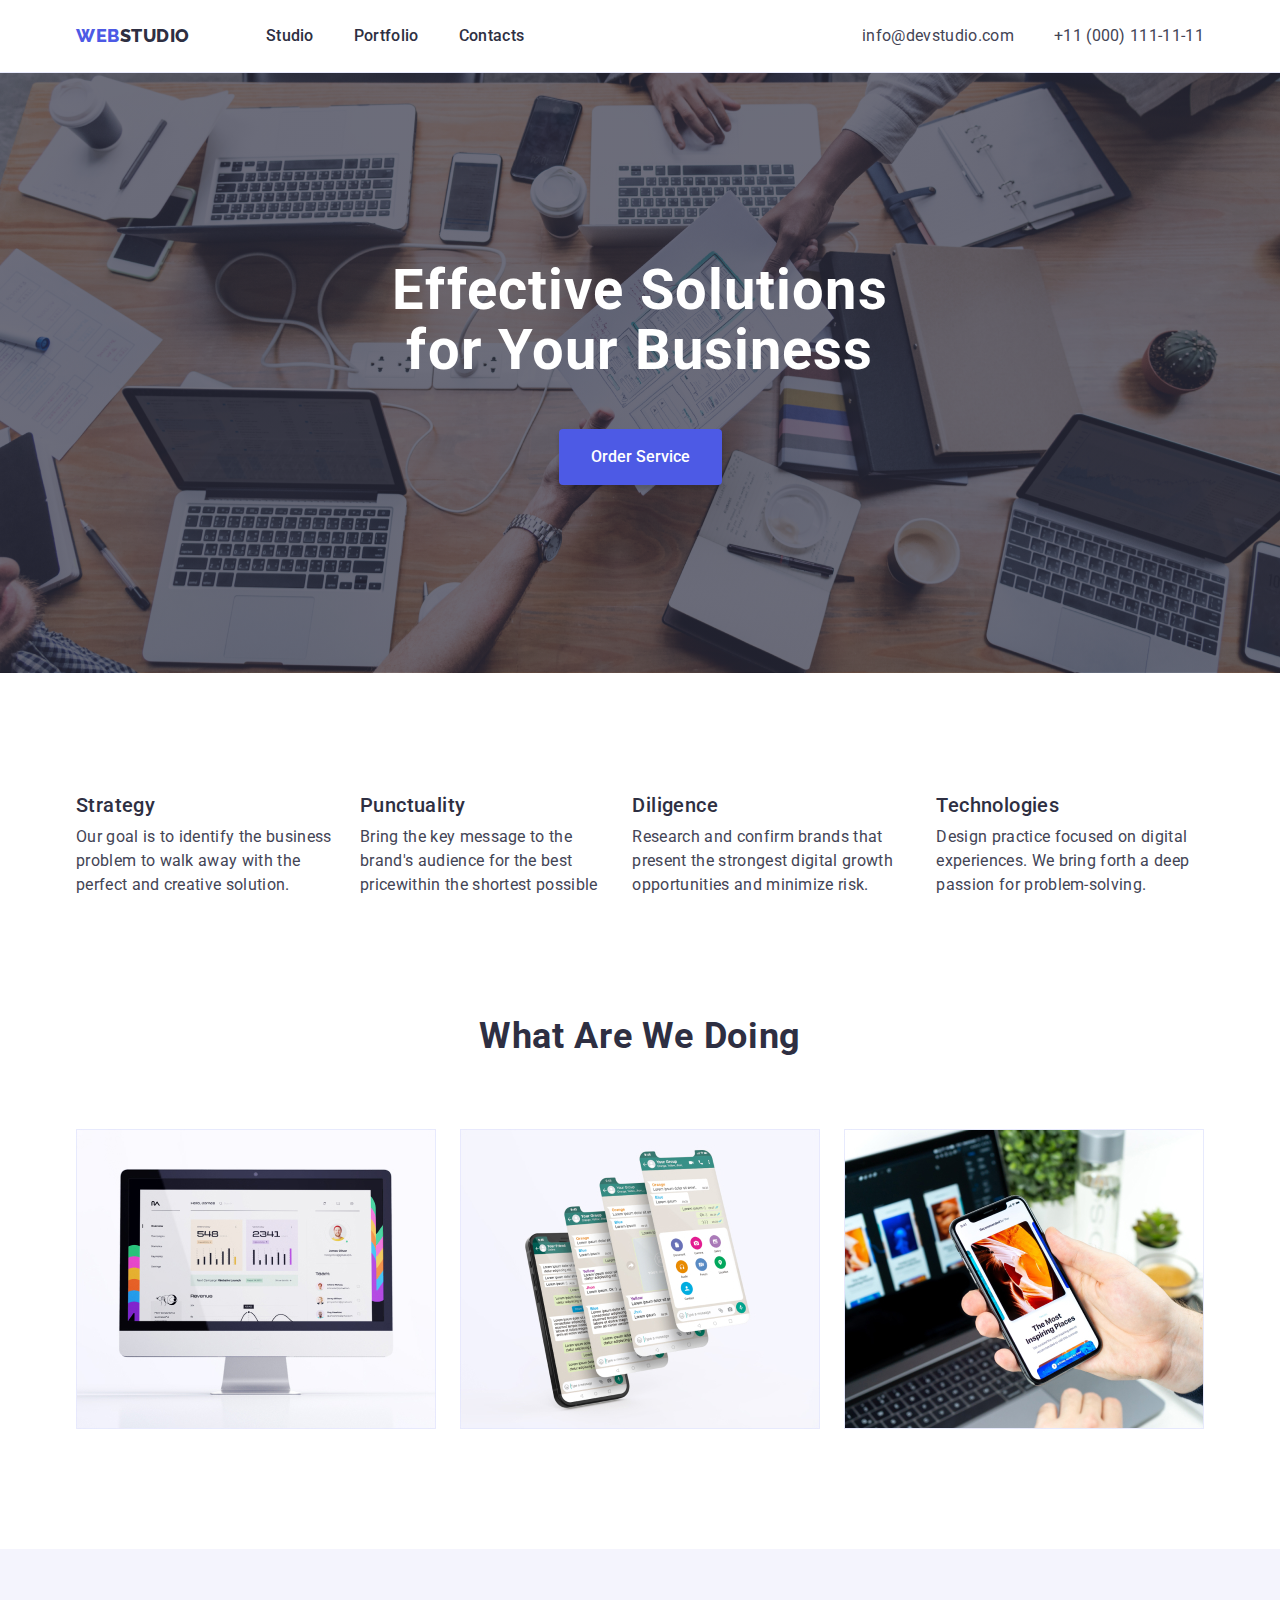
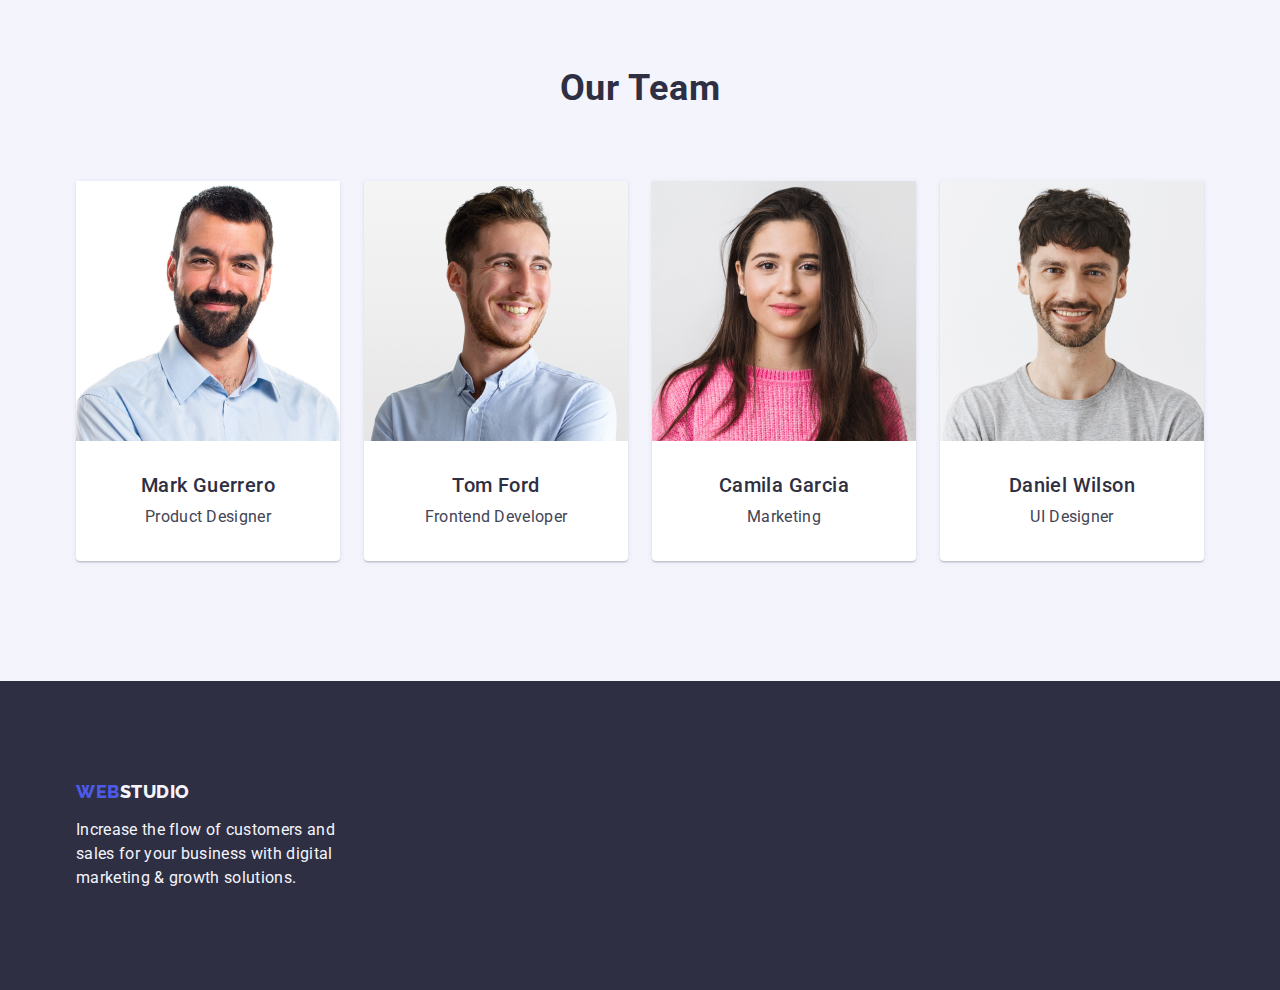
<file: index.html>
<!-- @format -->

<!DOCTYPE html>
<html lang="en">
  <head>
    <meta charset="UTF-8" />
    <meta http-equiv="X-UA-Compatible" content="IE=edge" />
    <meta name="viewport" content="width=device-width, initial-scale=1.0" />
    <title>studies</title>
    <link rel="preconnect" href="https://fonts.googleapis.com" />
    <link rel="preconnect" href="https://fonts.gstatic.com" crossorigin />
    <link
      href="https://fonts.googleapis.com/css2?family=Montserrat:wght@400;500;700;800&family=Raleway:wght@800&family=Roboto:wght@400;500&display=swap"
      rel="stylesheet"
    />
    <link rel="stylesheet" href="css/styles.css" />
  </head>
  <body>
           <!--============== heder ============== -->
    <header class="header">
      <div class="conteiner header_container">
        <nav class="header-nav">
          <a href="./index.html" class="header-logo link"
            >Web<span class="logo-item">Studio</span></a
          >
          <ul class="header-list list">
            <li class="header-item">
              <a class="header-link link" href="./index.html">Studio </a>
            </li>
            <li class="header-item">
              <a class="header-link link" href="./portfolio.html">Portfolio</a>
            </li>
            <li class="header-item">
              <a class="header-link link" href="">Contacts</a>
            </li>
          </ul>
        </nav>
        <address class="header-address">
          <ul class="header-list list">
            <li class="header-item">
              <a class="header-info link" href="mailto:info@devstudio.com"
                >info@devstudio.com</a
              >
            </li>
            <li class="header-item">
              <a class="header-info link" href="tel:+110001111111"
                >+11 (000) 111-11-11</a
              >
            </li>
          </ul>
        </address>
      </div>
    </header>
    <!--====================== main ================-->
    <main>
      <!--==================== section1 ===============-->
      <section class="team">
        <div class="conteiner team_container">
          <h1 class="team_title">Effective Solutions for Your Business</h1>
          <button class="team_button" type="button">Order Service</button>
        </div>
      </section>

      <!--=================== section2 ==================-->
      <section class="section_2">
        <div class="conteiner">
          <h2 hidden class="section_title_2">work processes</h2>
          <ul class="section_list list">
            <li class="section_item">
              <h3 class="section_title">Strategy</h3>
              <p class="section_text">
                Our goal is to identify the business problem to walk away with
                the perfect and creative solution.
              </p>
            </li>
            <li class="section_item">
              <h3 class="section_title">Punctuality</h3>
              <p class="section_text">
                Bring the key message to the brand's audience for the best
                pricewithin the shortest possible
              </p>
            </li>
            <li class="section_item">
              <h3 class="section_title">Diligence</h3>
              <p class="section_text">
                Research and confirm brands that present the strongest digital
                growth opportunities and minimize risk.
              </p>
            </li>
            <li class="section_item">
              <h3 class="section_title">Technologies</h3>
              <p class="section_text">
                Design practice focused on digital experiences. We bring forth a
                deep passion for problem-solving.
              </p>
            </li>
          </ul>
        </div>
      </section>
      <!--=================== section3======== -->

      <section class="section_3">
        <div class="conteiner">
          <h2 class="section-title">What are we doing</h2>
          <ul class="section-list list">
            <li class="section-item">
              <img
                class="section-img"
                src="./images/img1.jpg"
                alt="foto"
                width="360"
                height="300"
              />
            </li>
            <li class="section-item">
              <img
                class="section-img"
                src="./images/img2.jpg"
                alt="foto"
                width="360"
                height="300"
              />
            </li>
            <li class="section-item">
              <img
                class="section-img"
                src="./images/img3jpg.jpg"
                alt="foto"
                width="360"
                height="300"
              />
            </li>
          </ul>
        </div>
      </section>

      <!-- section4 -->

      <section class="aside">
        <div class="conteiner">
          <h2 class="content-titel">Our Team</h2>
          <ul class="content-list list">
            <li class="content-item">
              <img
                class="content-foto"
                src="./images/img4.jpg"
                alt="foto"
                width="264"
              />
              <div class="name-position">
                <h3 class="content-subtitle">Mark Guerrero</h3>
                <p class="content-text">Product Designer</p>
              </div>
            </li>

            <li class="content-item">
              <img
                class="content-foto"
                src="./images/img5.jpg"
                alt="foto"
                width="264"
              />
              <div class="name-position">
                <h3 class="content-subtitle">Tom Ford</h3>
                <p class="content-text">Frontend Developer</p>
              </div>
            </li>

            <li class="content-item">
              <img
                class="content-foto"
                src="./images/img6.jpg"
                alt="foto"
                width="264"
              />
              <div class="name-position">
                <h3 class="content-subtitle">Camila Garcia</h3>
                <p class="content-text">Marketing</p>
              </div>
            </li>

            <li class="content-item">
              <img
                class="content-foto"
                src="./images/img7.jpg"
                alt="foto"
                width="264"
              />
              <div class="name-position">
                <h3 class="content-subtitle">Daniel Wilson</h3>
                <p class="content-text">UI Designer</p>
              </div>
            </li>
          </ul>
        </div>
      </section>
    </main>

    <!-- footer -->
    <footer class="footer">
      <div class="conteiner">
        <div class="footer_logo_text">
        <a class="footer-logo link" href="./index.html"
          >Web<span class="span_logo">Studio</span></a
        >
        <p class="footer-text">
          Increase the flow of customers and sales for your business with
          digital marketing & growth solutions.
        </p>
      </div>
      </div>
    </footer>
  </body>
</html>
</file>
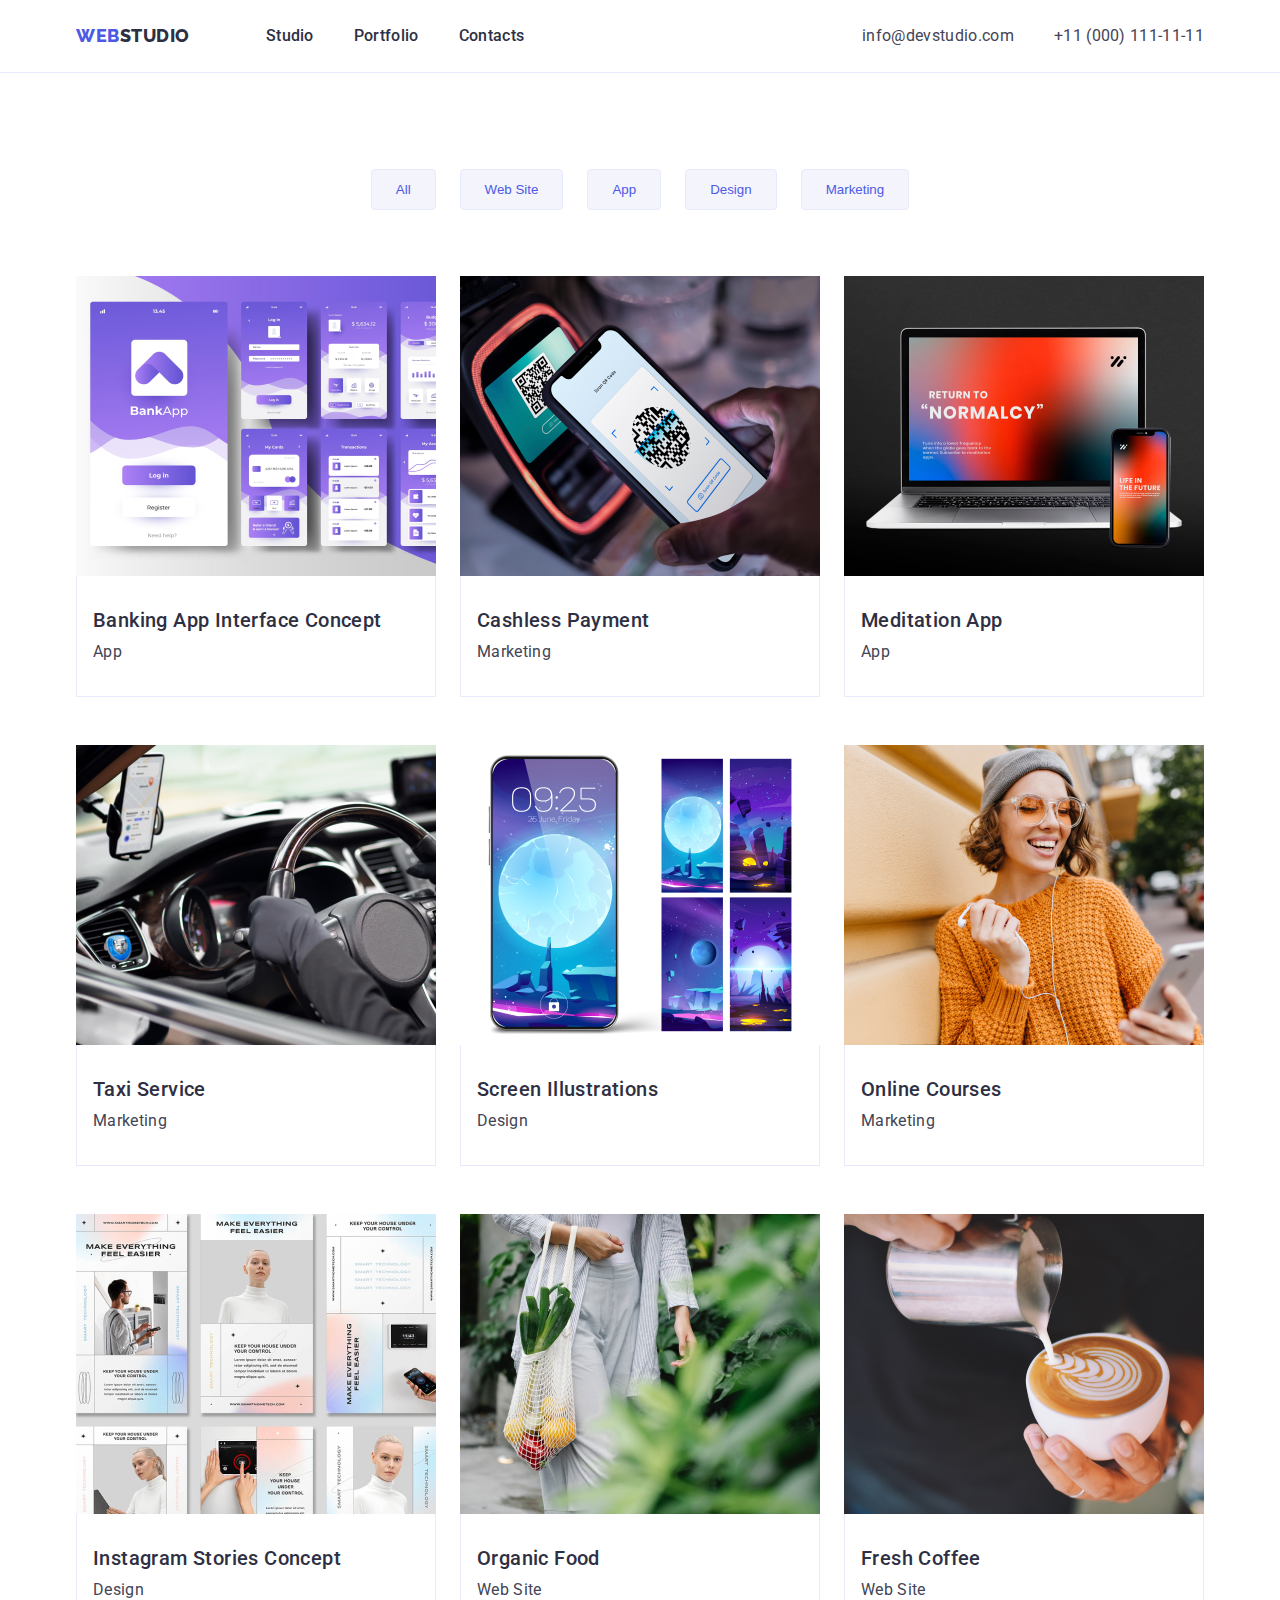
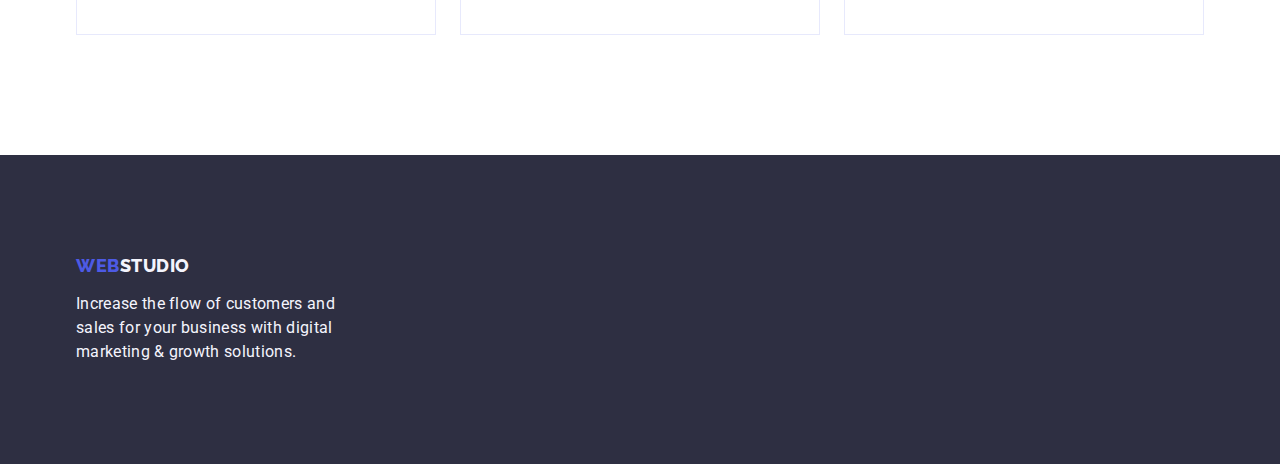
<file: portfolio.html>
<!-- @format -->

<!DOCTYPE html>
<html lang="en">
  <head>
    <meta charset="UTF-8" />
    <meta http-equiv="X-UA-Compatible" content="IE=edge" />
    <meta name="viewport" content="width=device-width, initial-scale=1.0" />
    <title>portfolio</title>
    <link rel="preconnect" href="https://fonts.googleapis.com" />
    <link rel="preconnect" href="https://fonts.gstatic.com" crossorigin />
    <link
      href="https://fonts.googleapis.com/css2?family=Montserrat:wght@400;500;700;800&family=Raleway:wght@800&family=Roboto:wght@400;500&display=swap"
      rel="stylesheet"
    />
    <link
      rel="stylesheet"
      href="https://cdnjs.cloudflare.com/ajax/libs/modern-normalize/1.1.0/modern-normalize.min.css"
      integrity="sha512-wpPYUAdjBVSE4KJnH1VR1HeZfpl1ub8YT/NKx4PuQ5NmX2tKuGu6U/JRp5y+Y8XG2tV+wKQpNHVUX03MfMFn9Q=="
      crossorigin="anonymous"
      referrerpolicy="no-referrer"
    />
    <link rel="stylesheet" href="css/styles.css" />
  </head>
  <body>
    <!-- header portfolio   -->

    <header class="header">
      <div class="conteiner header_container">
        <nav class="header-nav">
          <a href="./index.html" class="header-logo link"
            >Web<span class="logo-item">Studio</span></a
          >
          <ul class="header-list list">
            <li class="header-item">
              <a class="header-link link" href="./index.html">Studio </a>
            </li>
            <li class="header-item">
              <a class="header-link link" href="./portfolio.html">Portfolio</a>
            </li>
            <li class="header-item">
              <a class="header-link link" href="">Contacts</a>
            </li>
          </ul>
        </nav>
        <address class="header-address">
          <ul class="header-list list">
            <li class="header-item">
              <a class="header-info link" href="mailto:info@devstudio.com"
                >info@devstudio.com</a
              >
            </li>
            <li class="header-item">
              <a class="header-info link" href="tel:+110001111111"
                >+11 (000) 111-11-11</a
              >
            </li>
          </ul>
        </address>
      </div>
    </header>
    <main>
      <!-- soction button -->
      <section class="button">
        <div class="conteiner">
          <h1 hidden class="hidden_nav">navigation</h1>
          <ul class="button_list list">
            <li><button type="button" class="btn">All</button></li>
            <li><button type="button" class="btn">Web Site</button></li>
            <li><button type="button" class="btn">App</button></li>
            <li><button type="button" class="btn">Design</button></li>
            <li><button type="button" class="btn">Marketing</button></li>
          </ul>

                 <!-- ====== li 1 ====== -->
          <ul class="content-list list">
            <li class="products-item">
              <a href="#" class="link">
                <img
                  src="./images/img8.jpg"
                  alt="Banking App Interface Concept"
                  width="360"
                  height="300"
                />
                <div class="name_position">
                  <h2 class="products-subtitle">Banking App Interface Concept</h2>
                 <p class="products-text">App</p>
                </div>
              </a>
            </li>

                      <!-- ====== li 2 ====== -->
            <li class="products-item">
              <a href="#" class="link">
                <img
                  src="./images/img9.jpg"
                  alt="Cashless Payment"
                  width="360"
                  height="300"
                />
                <div class="name_position">
                <h2 class="products-subtitle">Cashless Payment</h2>
                <p class="products-text">Marketing</p>
                </div>
              </a>
            </li>

                <!-- ====== li 3 ====== -->
            <li class="products-item">
              <a href="#" class="link">
                <img
                  src="./images/img10.jpg"
                  alt=" Meditation App"
                  width="360"
                  height="300"
                />
                <div class="name_position">
                <h2 class="products-subtitle">Meditation App</h2>
                <p class="products-text">App</p>
                </div>
              </a>
            </li>

           <!-- ====== li 4 ====== -->
            <li class="products-item">
              <a href="#" class="link">
                <img
                  src="./images/img11.jpg"
                  alt="Taxi Service"
                  width="360"
                  height="300"
                />
                <div class="name_position">
                <h2 class="products-subtitle">Taxi Service</h2>
                <p class="products-text">Marketing</p>
                </div>
              </a>
            </li>
                  <!-- ====== li 5 ====== -->
            <li class="products-item">
              <a href="#" class="link">
                <img
                  src="./images/img12.jpg"
                  alt="Screen Illustrations"
                  width="360"
                  height="300"
                />
                <div class="name_position">
                <h2 class="products-subtitle">Screen Illustrations</h2>
                <p class="products-text">Design</p>
                </div>
              </a>
            </li>
                   <!-- ====== li 6 ====== -->
            <li class="products-item">
              <a href="#" class="link">
                <img
                  src="./images/img13.jpg"
                  alt="Online Courses"
                  width="360"
                  height="300"
                />
                <div class="name_position">
                <h2 class="products-subtitle">Online Courses</h2>
                <p class="products-text">Marketing</p>
                </div>
              </a>
            </li>
          
                    <!-- ====== li 7  ====== -->
            <li class="products-item">
              <a href="#" class="link">
                <img
                  src="./images/img14.jpg"
                  alt="Banking App Interface Concept"
                  width="360"
                  height="300"
                />
                <div class="name_position">
                <h2 class="products-subtitle">Instagram Stories Concept</h2>
                <p class="products-text">Design</p>
                </div>
              </a>
            </li>

                   <!-- ====== li 8 ====== -->
            <li class="products-item">
              <a href="#" class="link">
                <img
                  src="./images/img15.jpg"
                  alt="Instagram Stories Concept"
                  width="360"
                  height="300"
                />
                <div class="name_position">
                <h2 class="products-subtitle">Organic Food</h2>
                <p class="products-text">Web Site</p>
                </div>
              </a>
            </li>

                    <!-- ====== li 9 ====== -->

            <li class="products-item">
              <a href="#" class="link">
                <img
                  src="./images/img16.jpg"
                  alt="Organic Food"
                  width="360"
                  height="300"
                />
                <div class="name_position">
                <h2 class="products-subtitle">Fresh Coffee</h2>
                <p class="products-text">Web Site</p>
                </div>
              </a>
            </li>
          </ul>
        <div>
      </section>
    </main>

    <!-- footer portfolio -->

    <footer class="footer">
      <div class="conteiner">
        <div class="footer_logo_text">
        <a class="footer-logo link" href="./index.html"
          >Web<span class="span_logo">Studio</span></a
        >

        <p class="footer-text">
          Increase the flow of customers and sales for your business with
          digital marketing & growth solutions.
        </p>
      </div>
      </div>
    </footer>
  </body>
</html>
</file>
<file: css/styles.css>
/** @format */
*,
*::before,
*::after {
  box-sizing: border-box;
}

p,
h1,
h2,
h3,
h4,
h5,
h6 {
  margin: 0;
}
ul {
  margin: 0;
  padding-left: 0;
}
.list {
  list-style: none;
}
.link {
  text-decoration: none;
}
button {
  cursor: pointer;
}
address {
  font-style: normal;
}
img {
  display: block;
}
:root {
  --white: #ffffff;
  --border-width: #e7e9fc;
  --blue: #4d5ae5;
  --grey: #2e2f42;
  --hover_blue: #404bbf;
  --header-info: #434455;
  --aside-white: #f4f4fd;
  --dg-gredient: linear-gradient(  rgba(46, 47, 66, 0.7), rgba(46, 47, 66, 0.7));
}

body {
  font-family: open sans, sans-serif;
  font-family: "Roboto", sans-serif;
  color: var(--header-info);
  background-color: var(--white);
  margin: 0;
}

/* ========= header =======*/
.conteiner {
  width: 1158px;
  padding-left: 15px;
  padding-right: 15px;
  margin-left: auto;
  margin-right: auto;
}
.header_container {
  display: flex;
}

.header {
  background: var(--white);
  border-bottom: 1px solid var(--border-width);
}

.header-nav {
  display: flex;
  align-items: center;
}
.header-logo {
  font-family: "Raleway", sans-serif;
  font-weight: 800;
  font-size: 18px;
  line-height: 1.17;
  letter-spacing: 0.03em;
  text-transform: uppercase;
  color: var(--blue);
  padding-top: 24px;
  padding-bottom: 24px;
  margin-right: 76px;
}
.logo-item {
  color: var(--grey);
}
.header-list {
  display: flex;
  gap: 40px;
}
.header-item {
  padding-top: 24px;
  padding-bottom: 24px;
  margin: 0 auto;
}
.header-link {
  font-weight: 500;
  font-size: 16px;
  line-height: 1.5;
  letter-spacing: 0.02em;
  color: var(--grey);
}


.header-link:hover ,
.header-link:focus {
  color: var(--hover_blue);
}

.header-address {
  font-style: normal;
  text-decoration: none;
  margin-left: auto;
}
.header-info:hover,
.header-info:focus {
  color: var(--hover_blue);
}

.header-info {
  font-size: 16px;
  line-height: 1.5;
  letter-spacing: 0.02em;
  color: var(--header-info);
}

/* ======== section1 ======= */
.team_container {
}
.team {
  background: var(--grey);
  text-align: center;
  padding-top: 188px;
  padding-bottom: 188px;
  background-image: var(--dg-gredient),

    url(../images/people-office1.jpg);

  background-repeat: no-repeat;
  background-position: center;
  background-size: cover;
}
.team_title {
  font-size: 56px;
  line-height: 1.07;
  text-align: center;
  letter-spacing: 0.02em;
  color: var(--white);
  width: 496px;
  margin-left: auto;
  margin-right: auto;
  margin-top: auto;
  margin-bottom: 48px;
}
.team_button {
  flex-direction: row;
  align-items: flex-start;
  padding: 16px 32px;
  gap: 10px;
  background: var(--blue);
  box-shadow: 0px 4px 4px rgba(0, 0, 0, 0.15);
  border-radius: 4px;
  border: none;
  font-family: "Roboto";
  font-style: normal;
  font-weight: 500;
  font-size: 16px;
  line-height: 24px;
  color: var(--white);
}
.team_button:hover,
.team_button:focus {
  background-color: var(--hover_blue);
}

/* ======= section2 ======= */
.section_2 {
  padding-bottom: 120px;
  padding-top: 120px;
}
.section_title_2 {
}
.section_list {
  display: flex;
  gap: 24px;
}
.section_item {
}
.section_title {
  font-weight: 500;
  font-size: 20px;
  line-height: 1.2;
  letter-spacing: 0.02em;
  color: var(--grey);
  margin-bottom: 8px;
}
.section_text {
  font-weight: 400;
  font-size: 16px;
  line-height: 1.5;
  letter-spacing: 0.02em;
  color: var(--header-info);
  margin: 0;
}

/*======== section3 ======= */
.section_3 {
  padding-bottom: 120px;
}
.section-title {
  font-weight: 700;
  font-size: 36px;
  line-height: 1.11;
  text-align: center;
  letter-spacing: 0.02em;
  text-transform: capitalize;
  color: var(--grey);
  margin-bottom: 72px;
}
.section-list {
  display: flex;
  gap: 24px;
  justify-content: space-between;
}

.section-item {
  border: 1px solid var(--color-accent-text);
}

.section-img {
}

/*======== section 4 =======*/

.aside {
  background: var(--aside-white);
  padding-top: 120px;
  padding-bottom: 120px;
}
.content-titel {
  font-weight: 700;
  font-size: 36px;
  line-height: 1.11;
  text-align: center;
  letter-spacing: 0.02em;
  text-transform: capitalize;
  color: var(--grey);
  margin-bottom: 72px;
}
.content-list {
  display: flex;
  gap: 24px;
  justify-content: space-between;
}

.content-item {
  width: calc((100% - 72px) / 4);
  width: 264px;
  background: var(--white);
  box-shadow: 0px 1px 6px rgba(46, 47, 66, 0.08),
    0px 1px 1px rgba(46, 47, 66, 0.16), 0px 2px 1px rgba(46, 47, 66, 0.08);
  border-radius: 0px 0px 4px 4px;
}
.content-foto {
}
.content-subtitle {
  font-family: "Roboto";
  font-style: normal;
  font-weight: 500;
  font-size: 20px;
  line-height: 1.2;
  text-align: center;
  letter-spacing: 0.02em;
  color: var(--grey);
  margin-bottom: 8px;
}
.content-text {
  font-weight: 400;
  font-size: 16px;
  line-height: 1.5;
  text-align: center;
  letter-spacing: 0.02em;
  color: var(--header-info);
  margin: 0px;
}
.name-position {
  padding: 32px 16px;
}

/* ========== footer ======== */
.footer {
  background: var(--grey);
  padding-bottom: 100px;
  padding-top: 100px;
}

.footer-logo {
  font-family: "Raleway", sans-serif;
  font-weight: 800;
  font-size: 18px;
  line-height: 1.17;
  letter-spacing: 0.03em;
  text-transform: uppercase;
  color: var(--blue);
}
.footer-text {
  font-weight: 400;
  font-size: 16px;
  line-height: 1.5;
  letter-spacing: 0.02em;
  color: var(--aside-white);
  margin-top: 16px;
}
.span_logo {
  color: var(--aside-white);
}
.footer_logo_text {
  width: 264px;
}

/*========= portfolio======== */
.button_list {
  display: flex;
  justify-content: center;
  margin-bottom: 66px;
  gap: 24px;
}
.btn {
  padding: 12px 24px;
  background: var(--aside-white);
  border: 1px solid var(--border-width);
  border-radius: 4px;
  color: var(--blue);
}
.btn:hover,
.btn:focus {
  border: color var(--hover_blue);
  background-color: var(--hover_blue);
  color: var(--white);
  box-shadow: 0px 3px 1px rgba(0, 0, 0, 0.1), 0px 2px 1px rgba(0, 0, 0, 0.08),
    0px 2px 2px rgba(0, 0, 0, 0.12);
}
.content-list {
  display: flex;
  flex-wrap: wrap;
  gap: 48px 24px;
}

.products-item {
  width: calc((100% - 48px) / 3);
}

.products-subtitle {
  font-weight: 500;
  font-size: 20px;
  line-height: 1.2;
  letter-spacing: 0.02em;
  color: var(--grey);
  margin-bottom: 8px;
}
.products-text {
  font-size: 16px;
  line-height: 1.5;
  letter-spacing: 0.02em;
  color: var(--header-info);
  margin: 0;
}

.name_position {
  padding-bottom: 32px;
  padding-top: 32px;
  padding-left: 16px;
  border: 1px solid var(--border-width);
  border-top: none;
}
.button {
  padding-bottom: 120px;
  padding-top: 96px;
}
</file>
